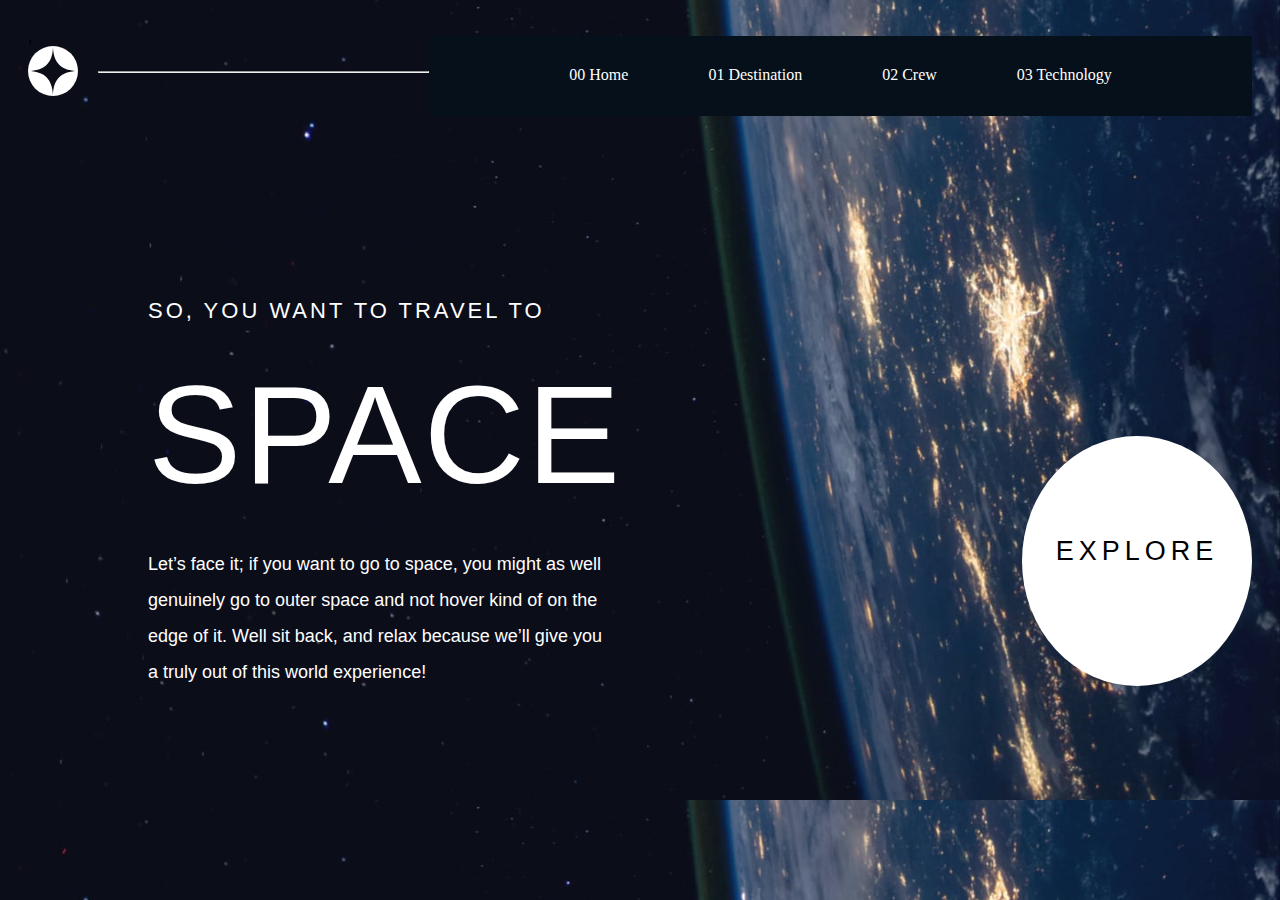
<file: index.html>
<!DOCTYPE html>
<html lang="en">
<head>
  <meta charset="UTF-8">
  <meta name="viewport" content="width=device-width, initial-scale=1.0">

  <link rel="icon" type="image/png" sizes="32x32" href="./assets/favicon-32x32.png">
  
  <title>Space tourism website</title>
  ,<link rel="stylesheet" href="style.css">
</head>
<body style="background-image: url(background-home-desktop.jpg); background-image: no repeat; background-size: cover; padding: 20px;">

  <header>
    <img src="logo.svg" class="logo" style="width: 50px; height: 50px;">
    <hr width="400px" style="height: 0.1px; margin-top: 25px; margin-left: 20px;">
    <nav>
      <a href="index.html" style="text-decoration: none; color: white; font-family: 'Times New Roman', Times, serif;">00 Home</a>
      <a href="destination-mars.html" style="text-decoration: none; color: white; font-family: 'Times New Roman', Times, serif;">01 Destination</a>
      <a href="crew-engineer.html" style="text-decoration: none; color: white; font-family: 'Times New Roman', Times, serif;">02 Crew</a>
      <a href="technology-vehicle.html" style="text-decoration: none; color: white; font-family: 'Times New Roman', Times, serif;">03 Technology</a>
    </nav>
    <img src="icon-hamburger.svg" class="burger">
  </header>


<div class="container">
  <div class="left" >
  <p class="p1class" style="margin-bottom: -70px; text-transform: uppercase; color: white; letter-spacing: 3px; font-size: 22px; font-family: 'Franklin Gothic Medium', 'Arial Narrow', Arial, sans-serif; ">So, you want to travel to</p>
  <p class="p2class" style="color: white;  font-size: 140px; font-weight: lighter; letter-spacing: 2px; text-transform: uppercase; font-weight: lighter; font-family: 'Franklin Gothic Medium', 'Arial Narrow', Arial, sans-serif;">Space</p>
  <p class="p3class" style="margin-top: -110px; color: white; font-family: 'Franklin Gothic Medium', 'Arial Narrow', Arial, sans-serif; font-size: 18px; line-height: 2;">  Let’s face it; if you want to go to space, you might as well <br> genuinely go to 
  outer space and not hover kind of on the <br> edge of it. Well sit back, and relax 
  because we’ll give you <br> a truly out of this world experience!</p>
</div>

<div class="right" style="background-color: white; width: 250px; height: 250px; border-radius: 50%; text-align: center; align-items: center;" >
  <p style="font-size: 27px; font-weight: lighter; margin-top: 100px; letter-spacing: 5px; text-transform: uppercase;" >Explore</p>
</div>
</div>
<script src="script.js"></script>
</body>
</html>
</file>
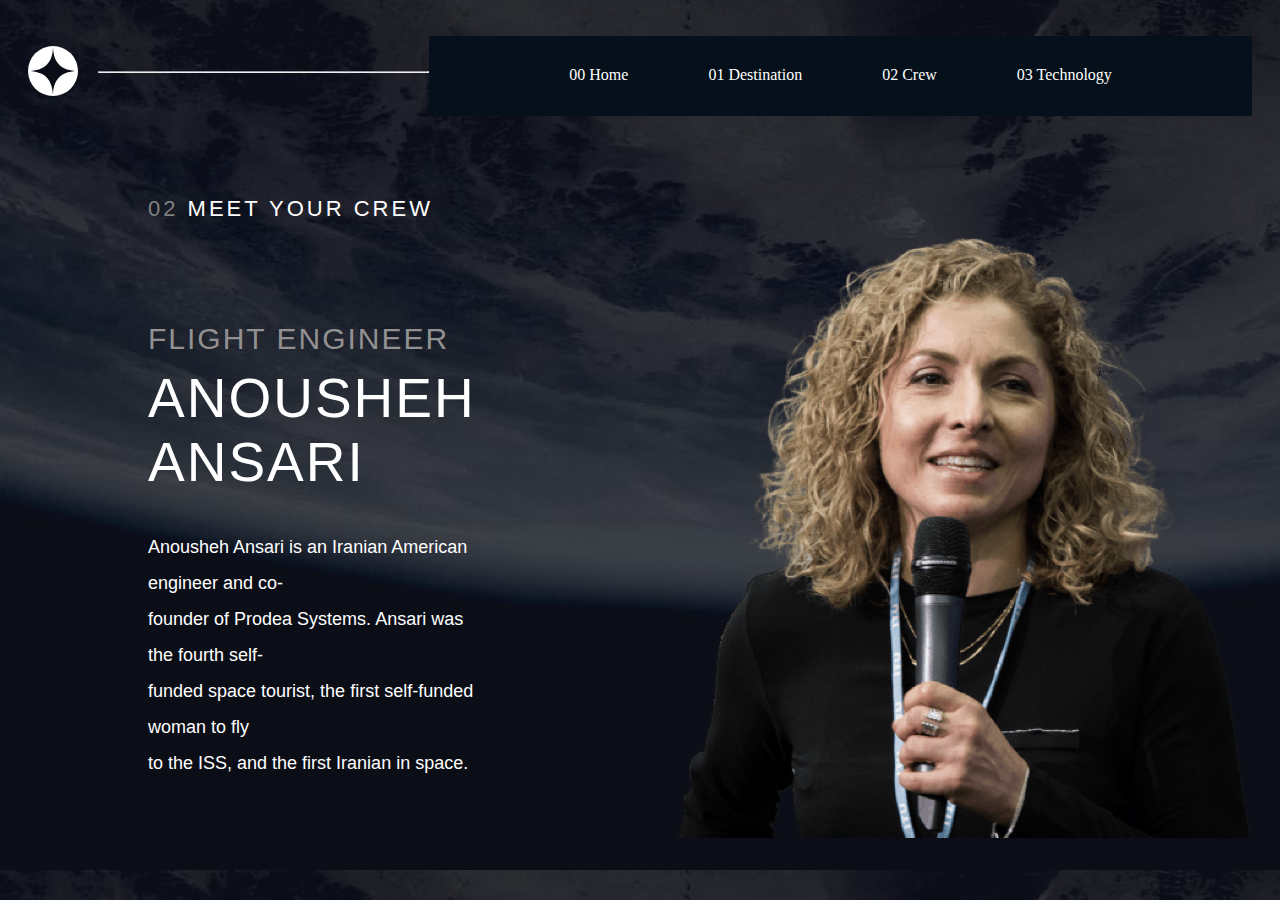
<file: crew-engineer.html>
<!DOCTYPE html>
<html lang="en">
<head>
  <meta charset="UTF-8">
  <meta name="viewport" content="width=device-width, initial-scale=1.0">

  <link rel="icon" type="image/png" sizes="32x32" href="./assets/favicon-32x32.png">
  
  <title>Frontend Mentor | Space tourism website</title>
  ,<link rel="stylesheet" href="crew.css">
</head>
<body style="background-image: url(background-crew-desktop.jpg); background-image: no repeat; background-size: cover; padding: 20px;">

  <header>
    <img src="logo.svg" class="logo" style="width: 50px; height: 50px;">
    <hr width="400px" style="height: 0.1px; margin-top: 25px; margin-left: 20px;">
    <nav>
      <a href="index.html" style="text-decoration: none; color: white; font-family: 'Times New Roman', Times, serif;">00 Home</a>
      <a href="destination-mars.html" style="text-decoration: none; color: white; font-family: 'Times New Roman', Times, serif;">01 Destination</a>
      <a href="crew-engineer.html" style="text-decoration: none; color: white; font-family: 'Times New Roman', Times, serif;">02 Crew</a>
      <a href="technology-vehicle.html" style="text-decoration: none; color: white; font-family: 'Times New Roman', Times, serif;">03 Technology</a>
    </nav>
    <img src="icon-hamburger.svg" class="burger">
  </header>


<div class="container">
  <div class="left" >
    <p class="p1class" style="margin-top: -80px; text-transform: uppercase; color: white; letter-spacing: 3px; font-size: 22px; font-family: 'Franklin Gothic Medium', 'Arial Narrow', Arial, sans-serif; ">   <span style="color:gray">02</span>  Meet your crew</p>
    <p class="p2class" style="color: rgb(146, 145, 145);  font-size: 30px; font-weight: lighter; letter-spacing: 2px; text-transform: uppercase; font-weight: lighter; font-family: 'Franklin Gothic Medium', 'Arial Narrow', Arial, sans-serif;">   Flight Engineer</p>
  <p class="p4class" style="color: white;  font-size: 55px; font-weight: lighter; letter-spacing: 2px; text-transform: uppercase; font-weight: lighter; font-family: 'Franklin Gothic Medium', 'Arial Narrow', Arial, sans-serif; margin-top: -20px;">  Anousheh Ansari</p>
  <p class="p3class" style="margin-top: -20px; color: white; font-family: 'Franklin Gothic Medium', 'Arial Narrow', Arial, sans-serif; font-size: 18px; line-height: 2;">   Anousheh Ansari is an Iranian American engineer and co- <br> founder of Prodea Systems. 
    Ansari was the fourth self- <br> funded space tourist, the first self-funded woman to 
    fly <br> to the ISS, and the first Iranian in space.</p>
</div>

<div class="right" >
  <img src="image-anousheh-ansari.png">
</div>
</div>
<script src="script.js"></script>
</body>
</html>
</file>
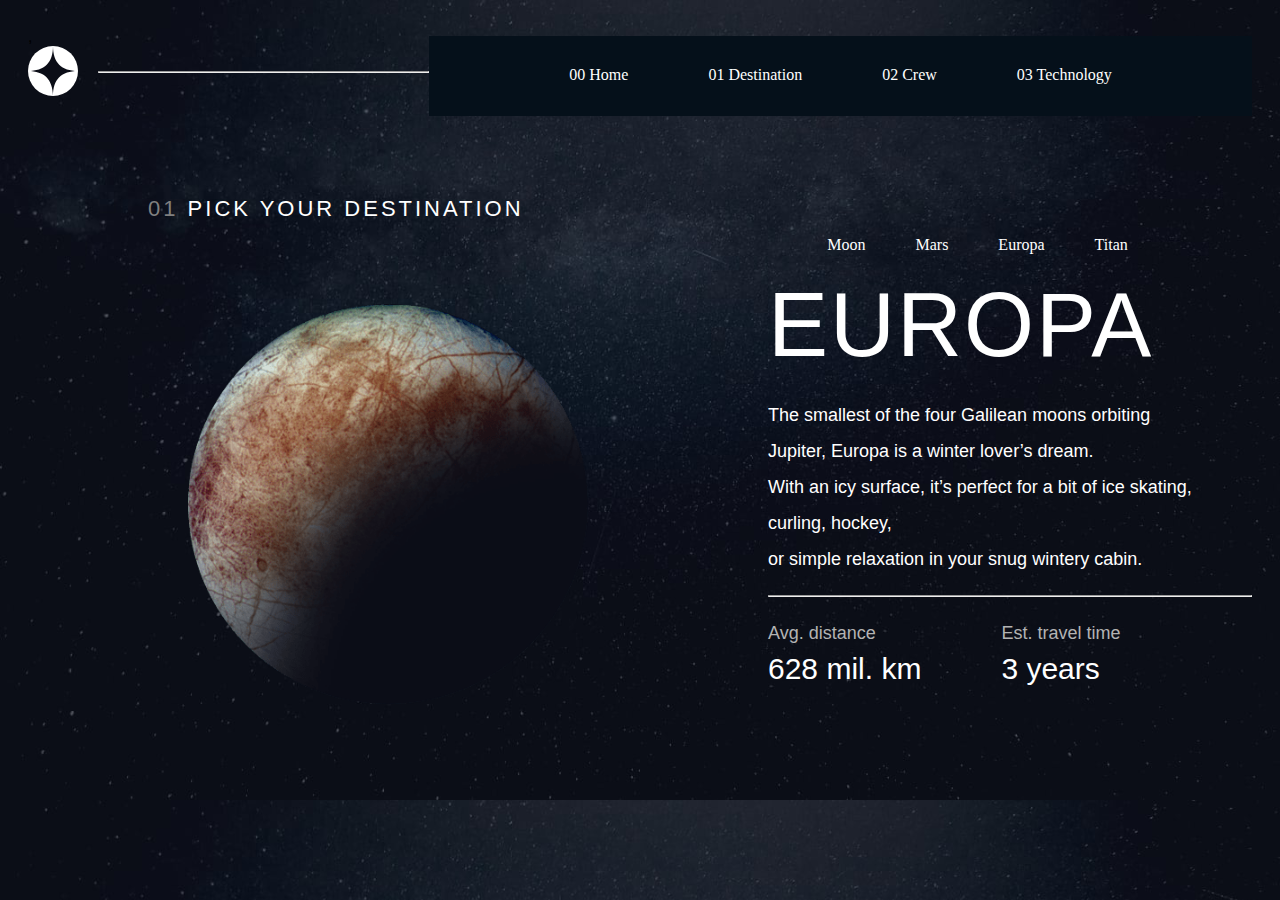
<file: destination-europa.html>
<!DOCTYPE html>
<html lang="en">
<head>
  <meta charset="UTF-8">
  <meta name="viewport" content="width=device-width, initial-scale=1.0">

  <link rel="icon" type="image/png" sizes="32x32" href="./assets/favicon-32x32.png">
  
  <title>Frontend Mentor | Space tourism website</title>
  ,<link rel="stylesheet" href="mars.css">
</head>
<body style="background-image: url(background-destination-desktop.jpg); background-image: no repeat; background-size: cover; padding: 20px;">

  <header>
    <img src="logo.svg" class="logo" style="width: 50px; height: 50px;">
    <hr width="400px" style="height: 0.1px; margin-top: 25px; margin-left: 20px;">
    <nav>
      <a href="index.html" style="text-decoration: none; color: white; font-family: 'Times New Roman', Times, serif;">00 Home</a>
      <a href="destination-mars.html" style="text-decoration: none; color: white; font-family: 'Times New Roman', Times, serif;">01 Destination</a>
      <a href="crew-engineer.html" style="text-decoration: none; color: white; font-family: 'Times New Roman', Times, serif;">02 Crew</a>
      <a href="technology-vehicle.html" style="text-decoration: none; color: white; font-family: 'Times New Roman', Times, serif;">03 Technology</a>
    </nav>
    <img src="icon-hamburger.svg" class="burger">
  </header>


<div class="container">
  <div class="left" >
  <p class="p1class" style="margin-top: -80px; text-transform: uppercase; color: white; letter-spacing: 3px; font-size: 22px; font-family: 'Franklin Gothic Medium', 'Arial Narrow', Arial, sans-serif; ">   <span style="color:gray">01</span> Pick your destination</p>
  <img src="image-europa.png" width="400px">
</div>

<div class="right" >
  <div class="planets">
    <a href="destination-moon.html" style="text-decoration: none; color: white; font-family: 'Times New Roman', Times, serif;">Moon</a>
      <a href="destination-mars.html" style="text-decoration: none; color: white; font-family: 'Times New Roman', Times, serif;">Mars</a>
      <a href="destination-europa.html" style="text-decoration: none; color: white; font-family: 'Times New Roman', Times, serif;">Europa</a>
      <a href="destination-titan.html" style="text-decoration: none; color: white; font-family: 'Times New Roman', Times, serif;">Titan</a>
  </div>
  <p class="p2class" style="color: white;  font-size: 90px; font-weight: lighter; letter-spacing: 2px; text-transform: uppercase; font-weight: lighter; font-family: 'Franklin Gothic Medium', 'Arial Narrow', Arial, sans-serif;"> Europa</p>
  <p class="p3class" style="color: white; font-family: 'Franklin Gothic Medium', 'Arial Narrow', Arial, sans-serif; font-size: 18px; line-height: 2; margin-top: -70px;">    The smallest of the four Galilean moons orbiting <br> Jupiter, Europa is a 
    winter lover’s dream. <br> With an icy surface, it’s perfect for a bit of 
    ice skating, curling, hockey, <br> or simple relaxation in your snug 
    wintery cabin.</p>
    <hr>
    <div class="text">
      <div class="firsttext">
        <p style="color: rgb(179, 179, 179); font-family: 'Franklin Gothic Medium', 'Arial Narrow', Arial, sans-serif; font-size: 18px;">  Avg. distance</p>
        <p style="color: rgb(255, 255, 255); font-family: 'Franklin Gothic Medium', 'Arial Narrow', Arial, sans-serif; font-size: 30px; margin-top: -10px"> 628 mil. km</p>
      </div>
      <div class="secondtext">
        <p style="color: rgb(179, 179, 179); font-family: 'Franklin Gothic Medium', 'Arial Narrow', Arial, sans-serif; font-size: 18px;">   Est. travel time</p>
        <p style="color: rgb(255, 255, 255); font-family: 'Franklin Gothic Medium', 'Arial Narrow', Arial, sans-serif; font-size: 30px; margin-top: -10px;">   3 years</p>
      </div>
    </div>
</div>
</div>
<script src="script.js"></script>
</body>
</html>
</file>
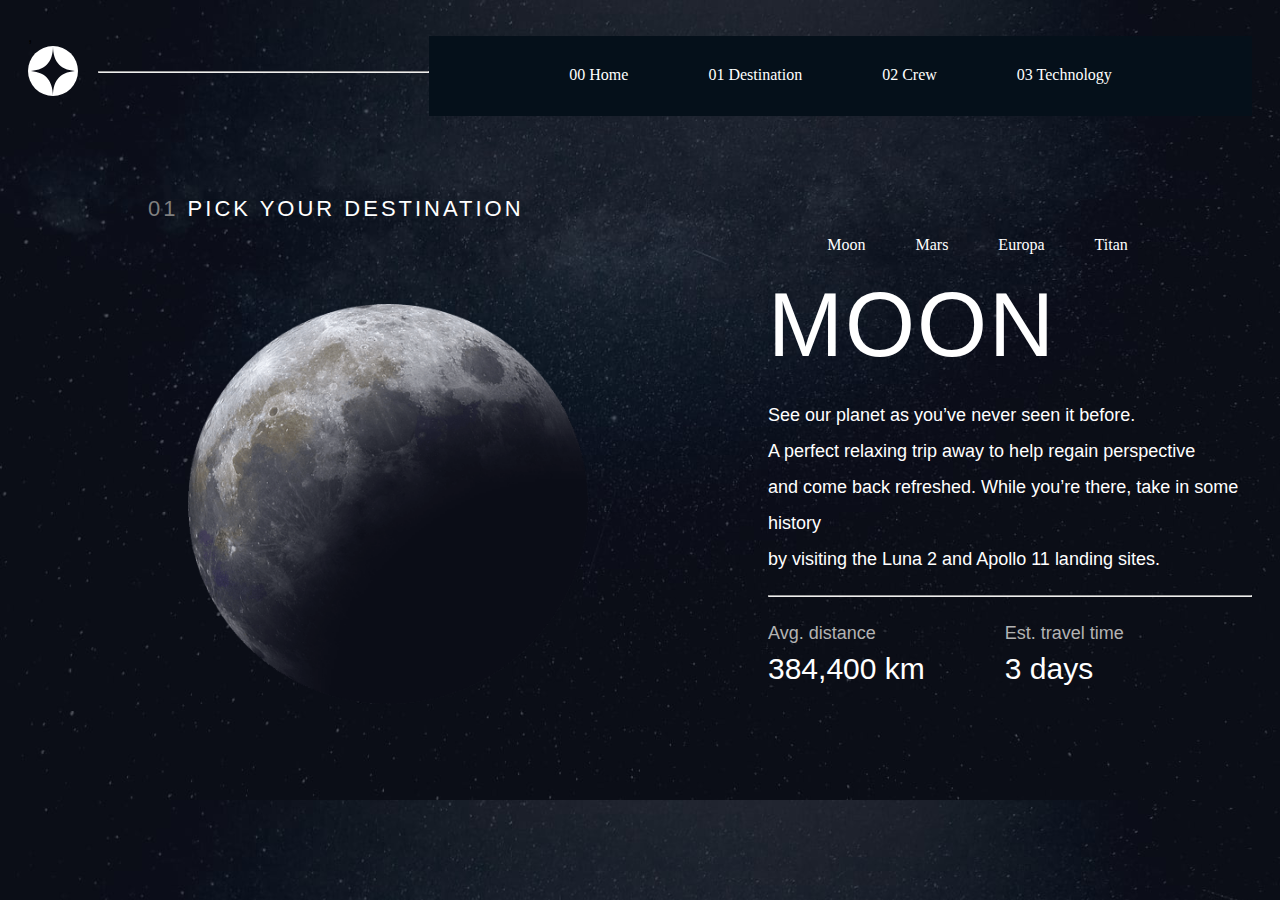
<file: destination-moon.html>
<!DOCTYPE html>
<html lang="en">
<head>
  <meta charset="UTF-8">
  <meta name="viewport" content="width=device-width, initial-scale=1.0">

  <link rel="icon" type="image/png" sizes="32x32" href="./assets/favicon-32x32.png">
  
  <title>Frontend Mentor | Space tourism website</title>
  ,<link rel="stylesheet" href="mars.css">
</head>
<body style="background-image: url(background-destination-desktop.jpg); background-image: no repeat; background-size: cover; padding: 20px;">

  <header>
    <img src="logo.svg" class="logo" style="width: 50px; height: 50px;">
    <hr width="400px" style="height: 0.1px; margin-top: 25px; margin-left: 20px;">
    <nav>
      <a href="index.html" style="text-decoration: none; color: white; font-family: 'Times New Roman', Times, serif;">00 Home</a>
      <a href="destination-mars.html" style="text-decoration: none; color: white; font-family: 'Times New Roman', Times, serif;">01 Destination</a>
      <a href="crew-engineer.html" style="text-decoration: none; color: white; font-family: 'Times New Roman', Times, serif;">02 Crew</a>
      <a href="technology-vehicle.html" style="text-decoration: none; color: white; font-family: 'Times New Roman', Times, serif;">03 Technology</a>
    </nav>
    <img src="icon-hamburger.svg" class="burger">
  </header>


<div class="container">
  <div class="left" >
  <p class="p1class" style="margin-top: -80px; text-transform: uppercase; color: white; letter-spacing: 3px; font-size: 22px; font-family: 'Franklin Gothic Medium', 'Arial Narrow', Arial, sans-serif; ">   <span style="color:gray">01</span> Pick your destination</p>
  <img src="image-moon.png" width="400px">
</div>

<div class="right" >
  <div class="planets">
    <a href="destination-moon.html" style="text-decoration: none; color: white; font-family: 'Times New Roman', Times, serif;">Moon</a>
      <a href="destination-mars.html" style="text-decoration: none; color: white; font-family: 'Times New Roman', Times, serif;">Mars</a>
      <a href="destination-europa.html" style="text-decoration: none; color: white; font-family: 'Times New Roman', Times, serif;">Europa</a>
      <a href="destination-titan.html" style="text-decoration: none; color: white; font-family: 'Times New Roman', Times, serif;">Titan</a>
  </div>
  <p class="p2class" style="color: white;  font-size: 90px; font-weight: lighter; letter-spacing: 2px; text-transform: uppercase; font-weight: lighter; font-family: 'Franklin Gothic Medium', 'Arial Narrow', Arial, sans-serif;"> Moon</p>
  <p class="p3class" style="color: white; font-family: 'Franklin Gothic Medium', 'Arial Narrow', Arial, sans-serif; font-size: 18px; line-height: 2; margin-top: -70px;">      See our planet as you’ve never seen it before. <br> A perfect relaxing trip away to help  regain perspective <br> and come back refreshed.   While you’re there, take in some history  <br> 
    by visiting the Luna 2 and Apollo 11 landing sites.</p>
    <hr>
    <div class="text">
      <div class="firsttext">
        <p style="color: rgb(179, 179, 179); font-family: 'Franklin Gothic Medium', 'Arial Narrow', Arial, sans-serif; font-size: 18px;">  Avg. distance</p>
        <p style="color: rgb(255, 255, 255); font-family: 'Franklin Gothic Medium', 'Arial Narrow', Arial, sans-serif; font-size: 30px; margin-top: -10px">  384,400 km</p>
      </div>
      <div class="secondtext">
        <p style="color: rgb(179, 179, 179); font-family: 'Franklin Gothic Medium', 'Arial Narrow', Arial, sans-serif; font-size: 18px;">   Est. travel time</p>
        <p style="color: rgb(255, 255, 255); font-family: 'Franklin Gothic Medium', 'Arial Narrow', Arial, sans-serif; font-size: 30px; margin-top: -10px;">  3 days</p>
      </div>
    </div>
</div>
</div>
<script src="script.js"></script>
</body>
</html>
</file>
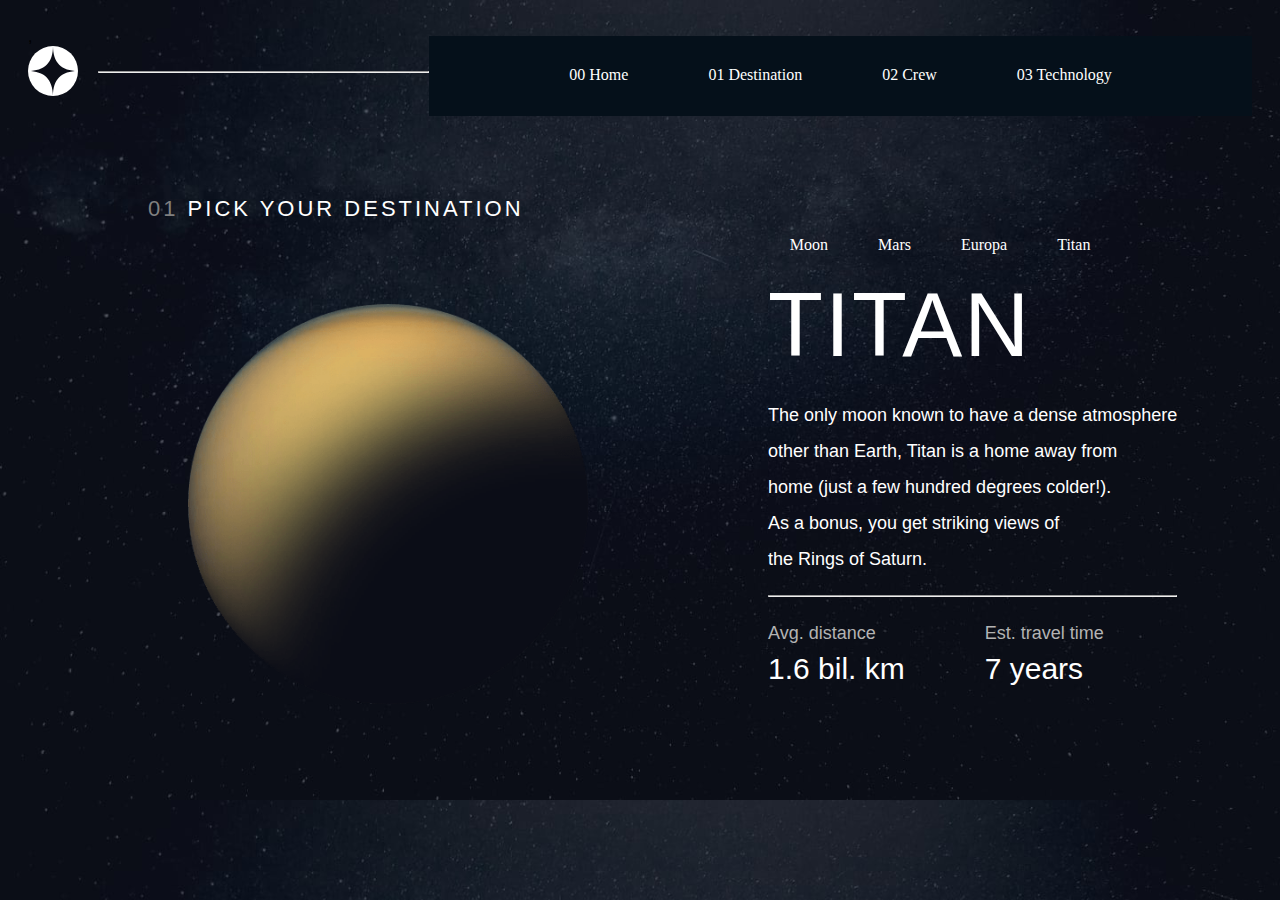
<file: destination-titan.html>
<!DOCTYPE html>
<html lang="en">
<head>
  <meta charset="UTF-8">
  <meta name="viewport" content="width=device-width, initial-scale=1.0">

  <link rel="icon" type="image/png" sizes="32x32" href="./assets/favicon-32x32.png">
  
  <title>Frontend Mentor | Space tourism website</title>
  ,<link rel="stylesheet" href="mars.css">
</head>
<body style="background-image: url(background-destination-desktop.jpg); background-image: no repeat; background-size: cover; padding: 20px;">

  <header>
    <img src="logo.svg" class="logo" style="width: 50px; height: 50px;">
    <hr width="400px" style="height: 0.1px; margin-top: 25px; margin-left: 20px;">
    <nav>
      <a href="index.html" style="text-decoration: none; color: white; font-family: 'Times New Roman', Times, serif;">00 Home</a>
      <a href="destination-mars.html" style="text-decoration: none; color: white; font-family: 'Times New Roman', Times, serif;">01 Destination</a>
      <a href="crew-engineer.html" style="text-decoration: none; color: white; font-family: 'Times New Roman', Times, serif;">02 Crew</a>
      <a href="technology-vehicle.html" style="text-decoration: none; color: white; font-family: 'Times New Roman', Times, serif;">03 Technology</a>
    </nav>
    <img src="icon-hamburger.svg" class="burger">
  </header>


<div class="container">
  <div class="left" >
  <p class="p1class" style="margin-top: -80px; text-transform: uppercase; color: white; letter-spacing: 3px; font-size: 22px; font-family: 'Franklin Gothic Medium', 'Arial Narrow', Arial, sans-serif; ">   <span style="color:gray">01</span> Pick your destination</p>
  <img src="image-titan.png" width="400px">
</div>

<div class="right" >
  <div class="planets">
    <a href="destination-moon.html" style="text-decoration: none; color: white; font-family: 'Times New Roman', Times, serif;">Moon</a>
      <a href="destination-mars.html" style="text-decoration: none; color: white; font-family: 'Times New Roman', Times, serif;">Mars</a>
      <a href="destination-europa.html" style="text-decoration: none; color: white; font-family: 'Times New Roman', Times, serif;">Europa</a>
      <a href="destination-titan.html" style="text-decoration: none; color: white; font-family: 'Times New Roman', Times, serif;">Titan</a>
  </div>
  <p class="p2class" style="color: white;  font-size: 90px; font-weight: lighter; letter-spacing: 2px; text-transform: uppercase; font-weight: lighter; font-family: 'Franklin Gothic Medium', 'Arial Narrow', Arial, sans-serif;"> Titan</p>
  <p class="p3class" style="color: white; font-family: 'Franklin Gothic Medium', 'Arial Narrow', Arial, sans-serif; font-size: 18px; line-height: 2; margin-top: -70px;">    
    The only moon known to have a dense atmosphere <br> other than Earth, Titan 
    is a home away from   <br> home (just a few hundred degrees colder!).  <br> As a bonus, you get striking views of  <br> the Rings of Saturn.</p>
    <hr>
    <div class="text">
      <div class="firsttext">
        <p style="color: rgb(179, 179, 179); font-family: 'Franklin Gothic Medium', 'Arial Narrow', Arial, sans-serif; font-size: 18px;">  Avg. distance</p>
        <p style="color: rgb(255, 255, 255); font-family: 'Franklin Gothic Medium', 'Arial Narrow', Arial, sans-serif; font-size: 30px; margin-top: -10px">  1.6 bil. km</p>
      </div>
      <div class="secondtext">
        <p style="color: rgb(179, 179, 179); font-family: 'Franklin Gothic Medium', 'Arial Narrow', Arial, sans-serif; font-size: 18px;">   Est. travel time</p>
        <p style="color: rgb(255, 255, 255); font-family: 'Franklin Gothic Medium', 'Arial Narrow', Arial, sans-serif; font-size: 30px; margin-top: -10px;">   7 years</p>
      </div>
    </div>
</div>
</div>
<script src="script.js"></script>
</body>
</html>
</file>
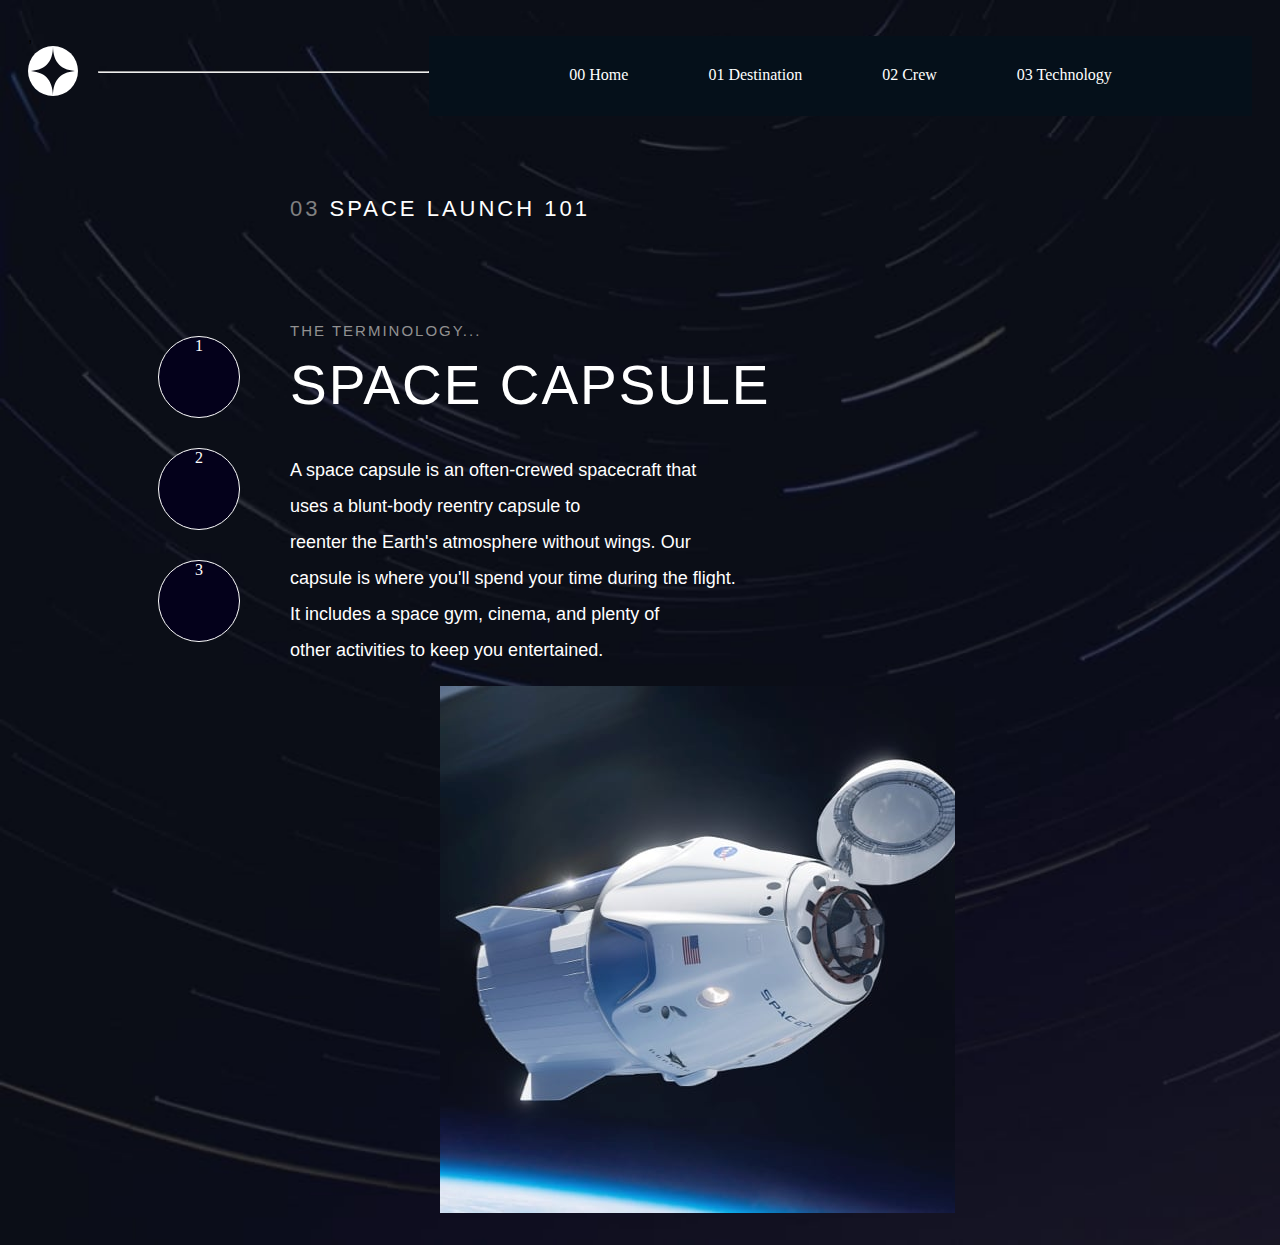
<file: technology-capsule.html>
<!DOCTYPE html>
<html lang="en">
<head>
  <meta charset="UTF-8">
  <meta name="viewport" content="width=device-width, initial-scale=1.0">

  <link rel="icon" type="image/png" sizes="32x32" href="./assets/favicon-32x32.png">
  
  <title>Frontend Mentor | Space tourism website</title>
  ,<link rel="stylesheet" href="technology.css">
</head>
<body style="background-image: url(background-technology-desktop.jpg); background-image: no repeat; background-size: cover; padding: 20px;">

  <header>
    <img src="logo.svg" class="logo" style="width: 50px; height: 50px;">
    <hr width="400px" style="height: 0.1px; margin-top: 25px; margin-left: 20px;">
    <nav>
      <a href="index.html" style="text-decoration: none; color: white; font-family: 'Times New Roman', Times, serif;">00 Home</a>
      <a href="destination-mars.html" style="text-decoration: none; color: white; font-family: 'Times New Roman', Times, serif;">01 Destination</a>
      <a href="crew-engineer.html" style="text-decoration: none; color: white; font-family: 'Times New Roman', Times, serif;">02 Crew</a>
      <a href="technology-vehicle.html" style="text-decoration: none; color: white; font-family: 'Times New Roman', Times, serif;">03 Technology</a>
    </nav>
    <img src="icon-hamburger.svg" class="burger">
  </header>


<div class="container">
  <div class="numbers">
    <div style="background-color: rgb(4, 1, 27); color: white; border-radius: 50%; border: 1px solid white ; width: 80px; height: 80px; text-align: center;">
       <a href="technology-capsule.html" style="text-decoration: none; color: white; font-family: 'Times New Roman', Times, serif; text-align: center;">1</a>
    </div>
    <div style="background-color: rgb(4, 1, 27); color: white; border-radius: 50%; border: 1px solid white ; width: 80px; height: 80px; text-align: center;">
      <a href="technology-spaceport.html" style="text-decoration: none; color: white; font-family: 'Times New Roman', Times, serif;">2</a>
   </div>
   <div style="background-color: rgb(4, 1, 27); color: white; border-radius: 50%; border: 1px solid white ; width: 80px; height: 80px; text-align: center;">
    <a href="technology-vehicle.html" style="text-decoration: none; color: white; font-family: 'Times New Roman', Times, serif;">3<a>
 </div>
  </div> 
  
  <div class="left" >
    <p class="p1class" style="margin-top: -80px; text-transform: uppercase; color: white; letter-spacing: 3px; font-size: 22px; font-family: 'Franklin Gothic Medium', 'Arial Narrow', Arial, sans-serif; ">   <span style="color:gray">03</span> Space launch 101</p>
    <p class="p2class" style="color: rgb(146, 145, 145);  font-size: 15px; font-weight: lighter; letter-spacing: 2px; text-transform: uppercase; font-weight: lighter; font-family: 'Franklin Gothic Medium', 'Arial Narrow', Arial, sans-serif;">   The terminology...</p>
  <p class="p4class" style="color: white;  font-size: 55px; font-weight: lighter; letter-spacing: 2px; text-transform: uppercase; font-weight: lighter; font-family: 'Franklin Gothic Medium', 'Arial Narrow', Arial, sans-serif; margin-top: -1px;">  Space capsule</p>
  <p class="p3class" style="margin-top: -20px; color: white; font-family: 'Franklin Gothic Medium', 'Arial Narrow', Arial, sans-serif; font-size: 18px; line-height: 2;"> A space capsule is an often-crewed spacecraft that <br> uses a blunt-body reentry capsule to  <br> reenter the Earth's atmosphere without wings. Our  <br> capsule is where you'll spend your time during the flight.  <br> It includes a space gym, cinema, and plenty of  <br> other activities to keep you entertained.</p>
</div>

<div class="right" >
  <img src="image-space-capsule-portrait.jpg">
</div>
</div>
<script src="script.js"></script>
</body>
</html>
</file>
<file: style.css>
body {
    font-family: sans-serif;
}

header{
    display: flex;
    flex-direction: row;
}

nav{
    background-color: rgb(5, 16, 26);
    width: 1000px;
    height: 80px;
    display: flex;
    flex-direction: row;
    justify-content: center;
    gap: 80px;
    margin-top: -10px;
}

nav a{
    margin-top: 30px;
}


.container{
    display: flex;
    flex-direction: row;
    gap: 100px;
    margin-top: 120px;
    margin-left: 200px;
 
}

.left{
    margin-left: -80px;
    margin-top: 40px;
}

.right{
    margin-top: 200px;
    margin-left: 300px;
}


.left .p2class{
    margin-top: 100px;
}

.burger{
    width: 30px;
    height: 30px;
    display: none;
}

@media screen and (max-width:500px) {
    body{
        background-image: url(background-home-mobile.jpg);
        background-repeat: no-repeat;
    }

    nav{
        display: none;
      }
      .burger{
        display: block;
        z-index: 2;
      }
      header{
        justify-content: space-between;
        z-index: 0;
      }
      .active{
        display: flex;
        flex-direction: column;
        background-color: white;
        width: 200px;
        height: 450px;
        position: absolute;
        right: 0;
        top:0;
        gap:10px;
        padding-top:50px;
        padding-left:20px;
        z-index: 1;
      }

      .active a {
        color: black !important;
        font-size: 20px;
    }

      .burger-active{
        content: url('icon-close.svg');
      }

      hr{
        display: none;
      }
      
      .container{
        flex-direction: column;
      }

      .p1class{
        font-size: 15px;
      }

      .p2class{
        font-size: 50px;
      }

      .left{
        margin-left: -150px;
      }

      .right{
        margin-left: -100px;
        margin-top: -50px;
      }
}
</file>
<file: crew.css>
body {
    font-family: sans-serif;
}

header{
    display: flex;
    flex-direction: row;
}

nav{
    background-color: rgb(5, 16, 26);
    width: 1000px;
    height: 80px;
    display: flex;
    flex-direction: row;
    justify-content: center;
    gap: 80px;
    margin-top: -10px;
}

nav a{
    margin-top: 30px;
}


.container{
    display: flex;
    flex-direction: row;
    gap: 100px;
    margin-top: 120px;
    margin-left: 200px;
 
}

.left{
    margin-left: -80px;
    margin-top: 40px;
}

.right{

    margin-left: 100px;
}


.left .p2class{
    margin-top: 100px;
}

.burger{
    width: 30px;
    height: 30px;
    display: none;
}

@media screen and (max-width:500px) {
    body{
        background-image: url(background-crew-mobile.jpg);
        background-repeat: no-repeat;
    }

    nav{
        display: none;
      }
      .burger{
        display: block;
        z-index: 2;
      }
      header{
        justify-content: space-between;
        z-index: 0;
      }
      .active{
        display: flex;
        flex-direction: column;
        background-color: white;
        width: 200px;
        height: 450px;
        position: absolute;
        right: 0;
        top:0;
        gap:10px;
        padding-top:50px;
        padding-left:20px;
        z-index: 1;
      }

      .active a {
        color: black !important;
        font-size: 20px;
      }

      .burger-active{
        content: url('icon-close.svg');
      }

      hr{
        display: none;
      }
      
      .container{
        flex-direction: column-reverse;
      }

      .p1class{
        margin-left: 40px;
      }

      .p3class{
        font-size: 15px;
        margin-left: -20px;
      }

      .p2class{
        font-size: 50px;
        margin-left: 40px;
      }

      .p4class{
        margin-left: -60px;
        text-align: center;
      }

      .left{
        margin-left: -150px;
      }

      .right{
        margin-left: -180px;
        margin-top: -50px;
      }

      .right img{
        width: 400px;
      }

      .left img{
        margin-left: -20px;
      }

      .secondtext{
        display: none;
      }

      .firsttext{
        margin-left: 100px;
      }

}
</file>
<file: mars.css>
body {
    font-family: sans-serif;
}

header{
    display: flex;
    flex-direction: row;
}

nav{
    background-color: rgb(5, 16, 26);
    width: 1000px;
    height: 80px;
    display: flex;
    flex-direction: row;
    justify-content: center;
    gap: 80px;
    margin-top: -10px;
}

nav a{
    margin-top: 30px;
}


.container{
    display: flex;
    flex-direction: row;
    gap: 180px;
    margin-top: 120px;
    margin-left: 200px;
 
}

.planets{
    display: flex;
    flex-direction: row;
    justify-content: center;
    gap: 50px;
    color: white;
    margin-bottom: -70px;
    margin-right: 65px;
}

.left{
    margin-left: -80px;
    margin-top: 40px;
}

.left img{
    margin-top: 60px;
    margin-left: 40px;
}

.text{
    display: flex;
    flex-direction: row;
    gap: 80px;
    color: white;
}


.burger{
    width: 30px;
    height: 30px;
    display: none;
}

@media screen and (max-width:500px) {
    body{
        background-image: url(background-destination-mobile.jpg);
        background-repeat: no-repeat;
    }

    nav{
        display: none;
      }
      .burger{
        display: block;
        z-index: 2;
      }
      header{
        justify-content: space-between;
        z-index: 0;
      }
      .active{
        display: flex;
        flex-direction: column;
        background-color: white;
        width: 200px;
        height: 450px;
        position: absolute;
        right: 0;
        top:0;
        gap:10px;
        padding-top:50px;
        padding-left:20px;
        z-index: 1;
      }
      
      .active a {
        color: black !important;
        font-size: 20px;
      }

      .burger-active{
        content: url('icon-close.svg');
      }

      hr{
        display: none;
      }
      
      .container{
        flex-direction: column;
      }

      .p3class{
        font-size: 15px;
        margin-left: -20px;
      }

      .p2class{
        font-size: 50px;
        margin-left: 50px;
      }

      .left{
        margin-left: -150px;
      }

      .right{
        margin-left: -120px;
        margin-top: -50px;
      }

      .left img{
        margin-left: -20px;
      }

      .secondtext{
        display: none;
      }

      .firsttext{
        margin-left: 100px;
      }

      .planets{
        margin-top: -80px ;
      }
      
}
</file>
<file: technology.css>
body {
    font-family: sans-serif;
}

header{
    display: flex;
    flex-direction: row;
}

nav{
    background-color: rgb(5, 16, 26);
    width: 1000px;
    height: 80px;
    display: flex;
    flex-direction: row;
    justify-content: center;
    gap: 80px;
    margin-top: -10px;
}

nav a{
    margin-top: 30px;
}


.container{
    display: flex;
    flex-direction: row;
    gap: 100px;
    margin-top: 120px;
    margin-left: 200px;
 
}

.left{
    margin-left: -50px;
    margin-top: 40px;
}

.right{

    margin-left: 100px;
}


.left .p2class{
    margin-top: 100px;
}

.numbers{
    display: flex;
    flex-direction: column;
    gap: 30px;
    margin-left: -70px;
    margin-top: 100px;
}

.burger{
    width: 30px;
    height: 30px;
    display: none;
}

@media screen and (max-width:500px) {
    body{
        background-image: url(background-technology-mobile.jpg);
        background-repeat: no-repeat;
    }

    nav{
        display: none;
      }
      .burger{
        display: block;
        z-index: 2;
      }
      header{
        justify-content: space-between;
        z-index: 0;
      }
      .active{
        display: flex;
        flex-direction: column;
        background-color: white;
        width: 200px;
        height: 450px;
        position: absolute;
        right: 0;
        top:0;
        gap:10px;
        padding-top:50px;
        padding-left:20px;
        z-index: 1;
      }

      .active a {
        color: black !important;
        font-size: 20px;
      }

      .burger-active{
        content: url('icon-close.svg');
      }

      hr{
        display: none;
      }
      
      .container{
        flex-direction: column-reverse;
      }

      .p1class{
        margin-left: 40px;
      }

      .p3class{
        font-size: 15px;
        margin-left: -20px;
      }

      .p2class{
        font-size: 50px;
        margin-left: 90px;
      }

      .p4class{
        margin-left: -60px;
        text-align: center;
      }

      .left{
        margin-left: -150px;
      }

      .right{
        margin-left: -180px;
        margin-top: -50px;
      }

      .right img{
        content: url(image-launch-vehicle-portrait.jpg);
        margin-left: -50px;
      }

      .left img{
        margin-left: -20px;
      }

      .secondtext{
        display: none;
      }

      .firsttext{
        margin-left: 100px;
      }
  
      .numbers{
        flex-direction: row;
        margin-top: -50px;
        margin-left: -140px;
      }
}
</file>
